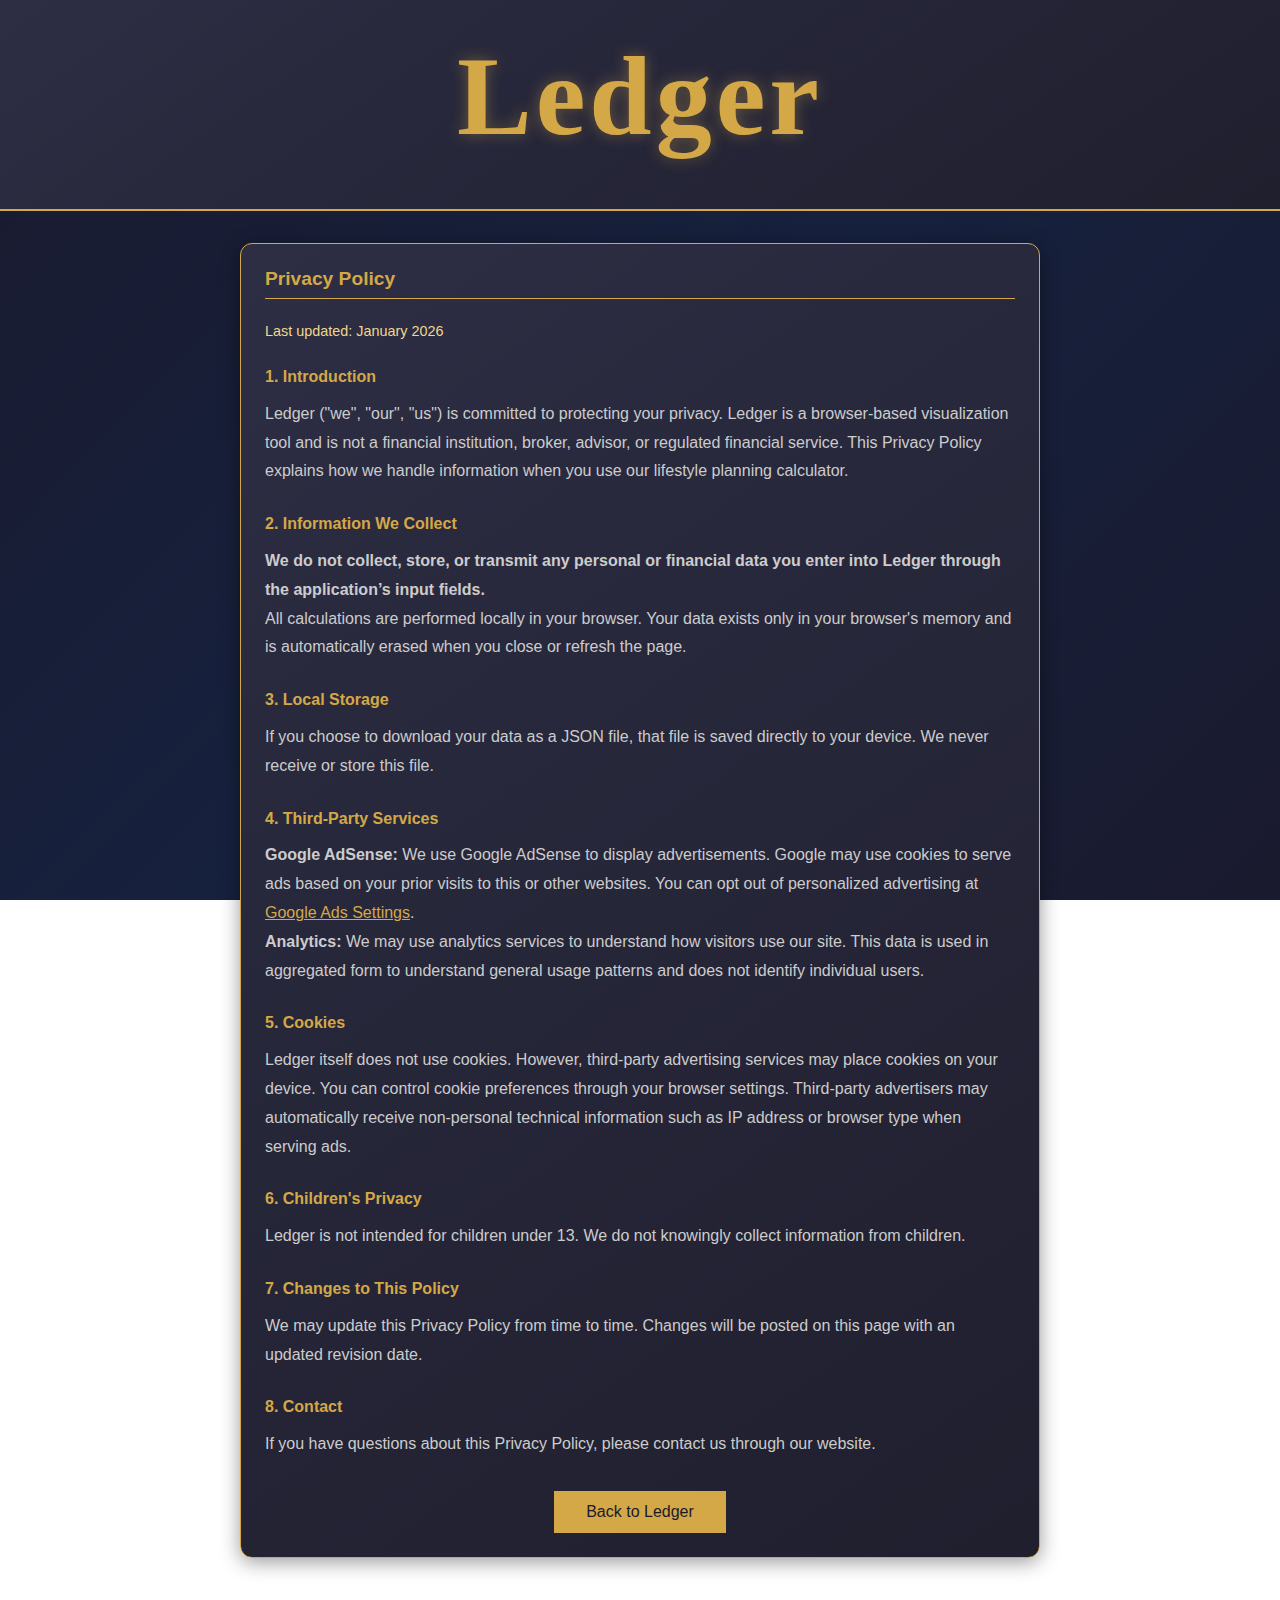
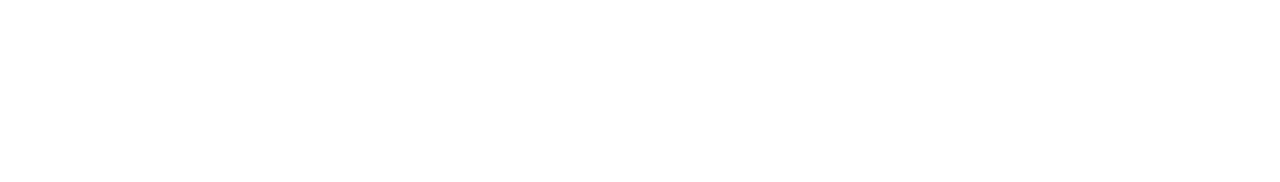
<file: privacy.html>
<!DOCTYPE html>
<html lang="en">
<head>
    <meta charset="UTF-8">
    <meta name="viewport" content="width=device-width, initial-scale=1.0">
    <title>Privacy Policy - Ledger</title>
    <link rel="icon" type="image/svg+xml" href="data:image/svg+xml,<svg xmlns='http://www.w3.org/2000/svg' viewBox='0 0 100 100'><rect width='100' height='100' rx='10' fill='%23d4af37'/><text x='50' y='68' font-size='50' text-anchor='middle' fill='%23222'>L</text></svg>">
    <link rel="stylesheet" href="css/styles.css">
    <script async src="https://pagead2.googlesyndication.com/pagead/js/adsbygoogle.js?client=ca-pub-5586174346403391"
     crossorigin="anonymous"></script>
</head>
<body>
    <header>
        <h1><a href="index.html" style="color: inherit; text-decoration: none;">Ledger</a></h1>
    </header>

    <main class="container">
        <section class="card">
            <h3>Privacy Policy</h3>
            <p class="note">Last updated: January 2026</p>

            <div style="line-height: 1.8; color: #ccc;">
                <h4 style="color: var(--gold); margin: 1.5rem 0 0.5rem;">1. Introduction</h4>
                <p>Ledger ("we", "our", "us") is committed to protecting your privacy. Ledger is a browser-based visualization tool and is not a financial institution, broker, advisor, or regulated financial service. This Privacy Policy explains how we handle information when you use our lifestyle planning calculator.</p>

                <h4 style="color: var(--gold); margin: 1.5rem 0 0.5rem;">2. Information We Collect</h4>
                <p><strong>We do not collect, store, or transmit any personal or financial data you enter into Ledger through the application’s input fields.</strong></p>
                <p>All calculations are performed locally in your browser. Your data exists only in your browser's memory and is automatically erased when you close or refresh the page.</p>

                <h4 style="color: var(--gold); margin: 1.5rem 0 0.5rem;">3. Local Storage</h4>
                <p>If you choose to download your data as a JSON file, that file is saved directly to your device. We never receive or store this file.</p>

                <h4 style="color: var(--gold); margin: 1.5rem 0 0.5rem;">4. Third-Party Services</h4>
                <p><strong>Google AdSense:</strong> We use Google AdSense to display advertisements. Google may use cookies to serve ads based on your prior visits to this or other websites. You can opt out of personalized advertising at <a href="https://www.google.com/settings/ads" style="color: var(--gold);">Google Ads Settings</a>.</p>
                <p><strong>Analytics:</strong> We may use analytics services to understand how visitors use our site. This data is used in aggregated form to understand general usage patterns and does not identify individual users.</p>

                <h4 style="color: var(--gold); margin: 1.5rem 0 0.5rem;">5. Cookies</h4>
                <p>Ledger itself does not use cookies. However, third-party advertising services may place cookies on your device. You can control cookie preferences through your browser settings. Third-party advertisers may automatically receive non-personal technical information such as IP address or browser type when serving ads.</p>

                <h4 style="color: var(--gold); margin: 1.5rem 0 0.5rem;">6. Children's Privacy</h4>
                <p>Ledger is not intended for children under 13. We do not knowingly collect information from children.</p>

                <h4 style="color: var(--gold); margin: 1.5rem 0 0.5rem;">7. Changes to This Policy</h4>
                <p>We may update this Privacy Policy from time to time. Changes will be posted on this page with an updated revision date.</p>

                <h4 style="color: var(--gold); margin: 1.5rem 0 0.5rem;">8. Contact</h4>
                <p>If you have questions about this Privacy Policy, please contact us through our website.</p>
            </div>

            <div style="margin-top: 2rem; text-align: center;">
                <a href="index.html" class="btn-primary" style="display: inline-block; padding: 0.75rem 2rem; text-decoration: none;">Back to Ledger</a>
            </div>
        </section>
    </main>
</body>
</html>
</file>
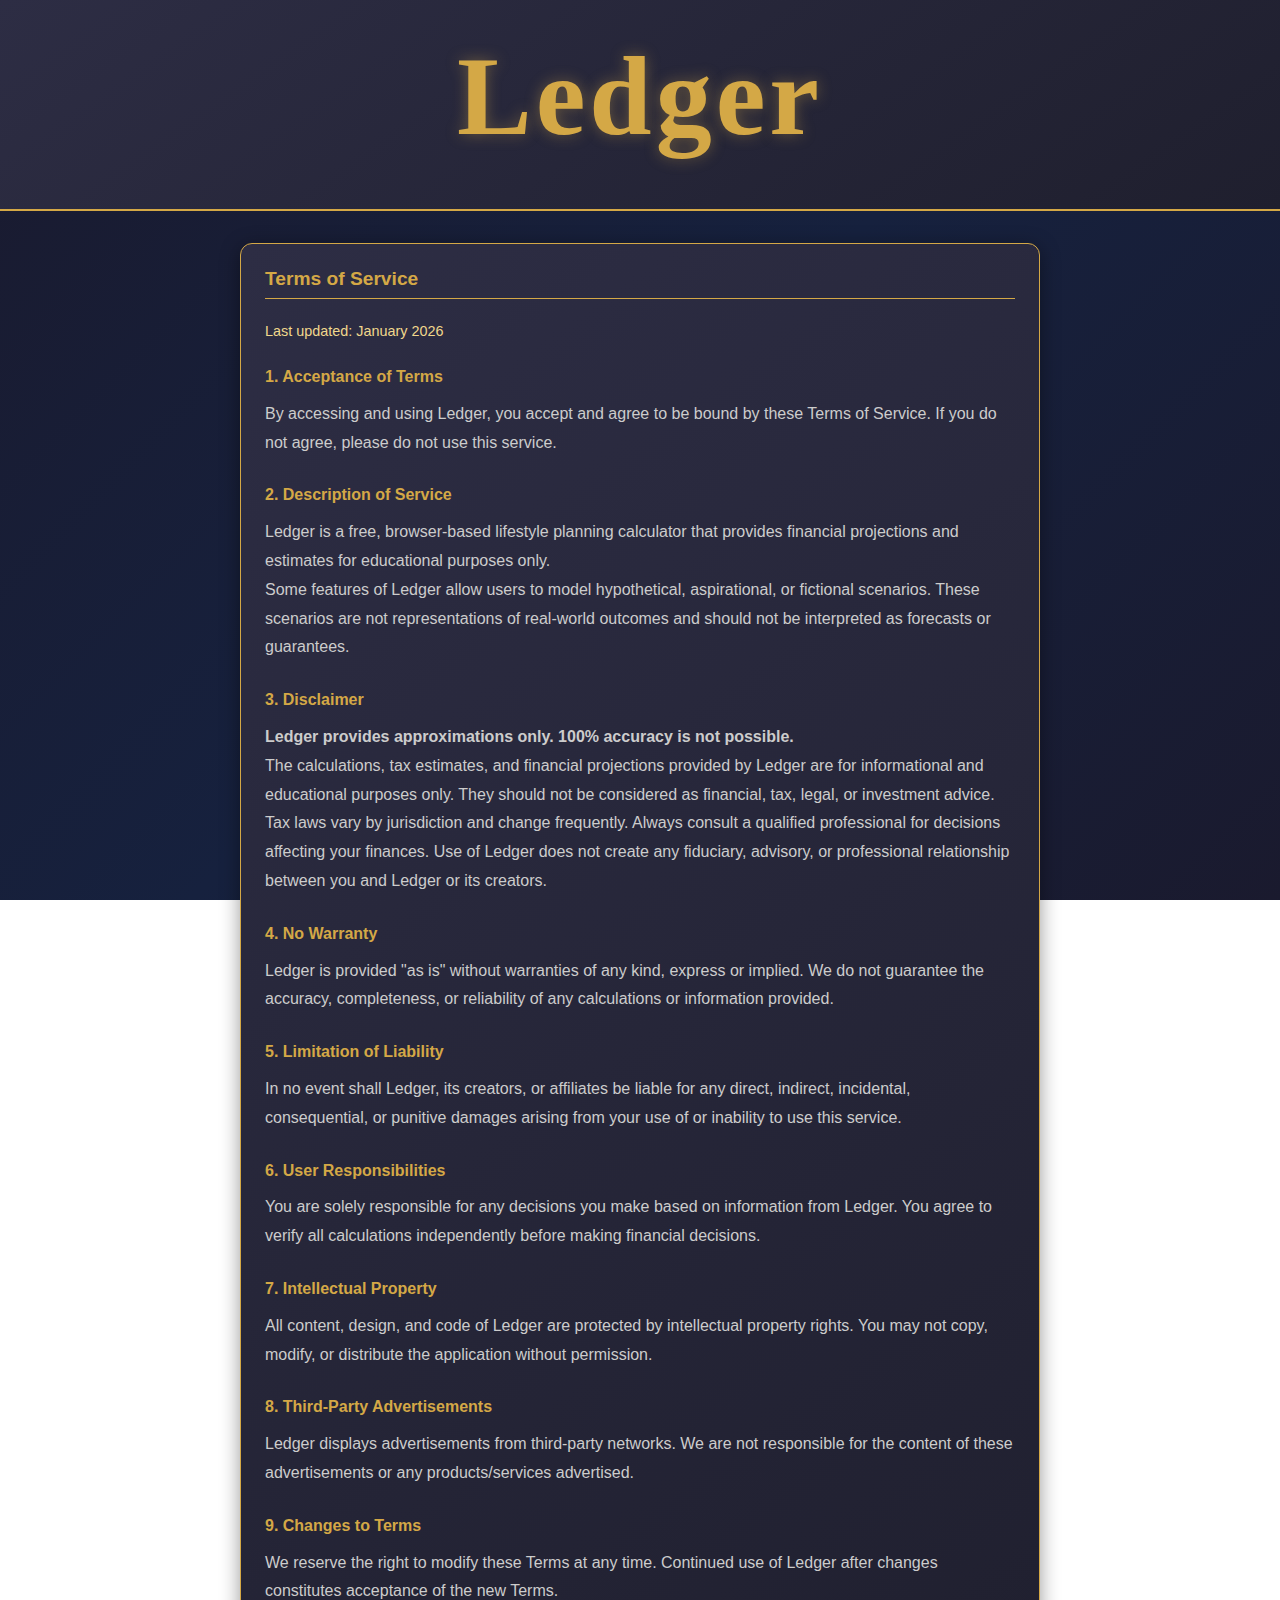
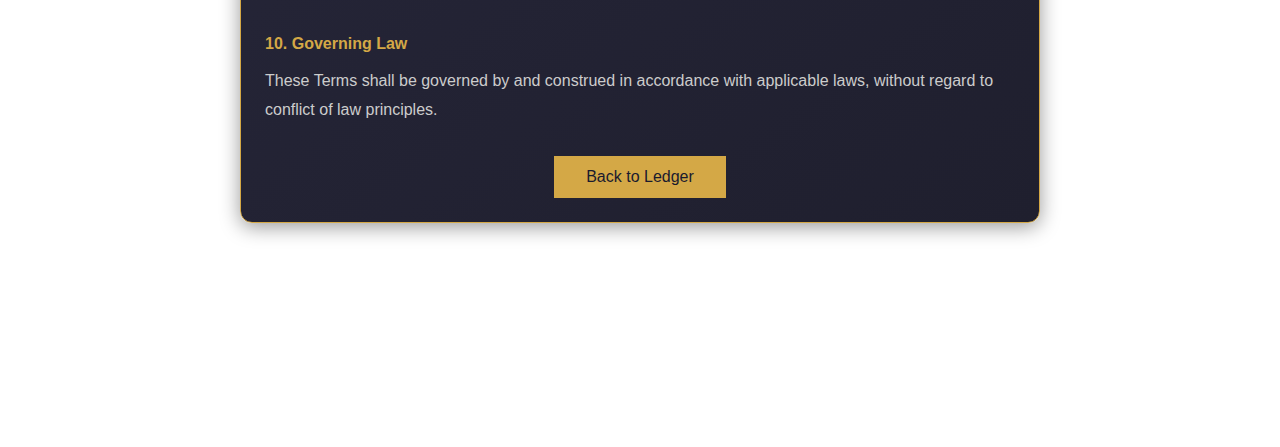
<file: terms.html>
<!DOCTYPE html>
<html lang="en">
<head>
    <meta charset="UTF-8">
    <meta name="viewport" content="width=device-width, initial-scale=1.0">
    <title>Terms of Service - Ledger</title>
    <link rel="icon" type="image/svg+xml" href="data:image/svg+xml,<svg xmlns='http://www.w3.org/2000/svg' viewBox='0 0 100 100'><rect width='100' height='100' rx='10' fill='%23d4af37'/><text x='50' y='68' font-size='50' text-anchor='middle' fill='%23222'>L</text></svg>">
    <link rel="stylesheet" href="css/styles.css">
    <script async src="https://pagead2.googlesyndication.com/pagead/js/adsbygoogle.js?client=ca-pub-5586174346403391"
     crossorigin="anonymous"></script>
</head>
<body>
    <header>
        <h1><a href="index.html" style="color: inherit; text-decoration: none;">Ledger</a></h1>
    </header>

    <main class="container">
        <section class="card">
            <h3>Terms of Service</h3>
            <p class="note">Last updated: January 2026</p>

            <div style="line-height: 1.8; color: #ccc;">
                <h4 style="color: var(--gold); margin: 1.5rem 0 0.5rem;">1. Acceptance of Terms</h4>
                <p>By accessing and using Ledger, you accept and agree to be bound by these Terms of Service. If you do not agree, please do not use this service.</p>

                <h4 style="color: var(--gold); margin: 1.5rem 0 0.5rem;">2. Description of Service</h4>
                <p>Ledger is a free, browser-based lifestyle planning calculator that provides financial projections and estimates for educational purposes only.</p>
                <p>Some features of Ledger allow users to model hypothetical, aspirational, or fictional scenarios. These scenarios are not representations of real-world outcomes and should not be interpreted as forecasts or guarantees.</p>

                <h4 style="color: var(--gold); margin: 1.5rem 0 0.5rem;">3. Disclaimer</h4>
                <p><strong>Ledger provides approximations only. 100% accuracy is not possible.</strong></p>
                <p>The calculations, tax estimates, and financial projections provided by Ledger are for informational and educational purposes only. They should not be considered as financial, tax, legal, or investment advice.</p>
                <p>Tax laws vary by jurisdiction and change frequently. Always consult a qualified professional for decisions affecting your finances. Use of Ledger does not create any fiduciary, advisory, or professional relationship between you and Ledger or its creators.</p>

                <h4 style="color: var(--gold); margin: 1.5rem 0 0.5rem;">4. No Warranty</h4>
                <p>Ledger is provided "as is" without warranties of any kind, express or implied. We do not guarantee the accuracy, completeness, or reliability of any calculations or information provided.</p>

                <h4 style="color: var(--gold); margin: 1.5rem 0 0.5rem;">5. Limitation of Liability</h4>
                <p>In no event shall Ledger, its creators, or affiliates be liable for any direct, indirect, incidental, consequential, or punitive damages arising from your use of or inability to use this service.</p>

                <h4 style="color: var(--gold); margin: 1.5rem 0 0.5rem;">6. User Responsibilities</h4>
                <p>You are solely responsible for any decisions you make based on information from Ledger. You agree to verify all calculations independently before making financial decisions.</p>

                <h4 style="color: var(--gold); margin: 1.5rem 0 0.5rem;">7. Intellectual Property</h4>
                <p>All content, design, and code of Ledger are protected by intellectual property rights. You may not copy, modify, or distribute the application without permission.</p>

                <h4 style="color: var(--gold); margin: 1.5rem 0 0.5rem;">8. Third-Party Advertisements</h4>
                <p>Ledger displays advertisements from third-party networks. We are not responsible for the content of these advertisements or any products/services advertised.</p>

                <h4 style="color: var(--gold); margin: 1.5rem 0 0.5rem;">9. Changes to Terms</h4>
                <p>We reserve the right to modify these Terms at any time. Continued use of Ledger after changes constitutes acceptance of the new Terms.</p>

                <h4 style="color: var(--gold); margin: 1.5rem 0 0.5rem;">10. Governing Law</h4>
                <p>These Terms shall be governed by and construed in accordance with applicable laws, without regard to conflict of law principles.</p>
            </div>

            <div style="margin-top: 2rem; text-align: center;">
                <a href="index.html" class="btn-primary" style="display: inline-block; padding: 0.75rem 2rem; text-decoration: none;">Back to Ledger</a>
            </div>
        </section>
    </main>
</body>
</html>
</file>
<file: css/styles.css>
:root {
    --primary: #d4a846;
    --primary-dark: #b8922e;
    --secondary: #8b7355;
    --success: #4ade80;
    --bg-body: linear-gradient(135deg, #1a1a2e 0%, #16213e 50%, #1a1a2e 100%);
    --bg-card: linear-gradient(145deg, #2d2d44 0%, #1f1f2e 100%);
    --bg-card-solid: #252538;
    --text-main: #ffffff;
    --text-muted: #d4a846;
    --border: #d4a846;
    --gold: #d4a846;
    --gold-light: #f0d78c;
}

/* Base Setup */
html { font-size: 100%; box-sizing: border-box; }
*, *:before, *:after { box-sizing: inherit; margin: 0; padding: 0; }
body { background: var(--bg-body); background-attachment: fixed; color: var(--text-main); font-family: -apple-system, BlinkMacSystemFont, "Segoe UI", Roboto, sans-serif; padding-bottom: 10rem; min-height: 100vh; }

/* Fluid Header */
header { width: 100%; padding: 2rem 5%; background: var(--bg-card); border-bottom: 2px solid var(--gold); text-align: center; display: flex; flex-direction: column; align-items: center; }
header h1 { font-size: 7rem; margin-bottom: 1rem; color: var(--gold); text-shadow: 0 0 15px rgba(212, 168, 70, 0.4); letter-spacing: 0.25rem; font-weight: 700; font-family: 'Libre Baskeville', serif; }
.subheader-container { display: flex; justify-content: center; align-items: center; flex-wrap: wrap; gap: 2rem; width: 100%; max-width: 1200px; margin-inline: auto; }
.subheader-container h2 { font-size: 1.25rem; font-weight: 400; color: var(--gold-light); flex: 1 1 auto; min-width: 200px; text-align: center; }
.ad-container { flex: 0 0 160px; min-height: 90px; background: linear-gradient(145deg, #3d3d54 0%, #2a2a3e 100%); display: flex; align-items: center; justify-content: center; font-size: 0.8rem; color: var(--gold); border: 1px solid var(--gold); border-radius: 0.5rem; overflow: hidden; }
.ad-container ins { display: block !important; width: 160px; height: 90px; }

/* Fluid Main Container */
.container { width: 90%; max-width: 800px; margin-inline: auto; margin-top: 2rem; margin-bottom: 2rem; display: flex; flex-direction: column; align-items: center; }

/* Cards */
.card { background: var(--bg-card); width: 100%; padding: 3%; border-radius: 0.75rem; box-shadow: 0 4px 20px rgba(0,0,0,0.4); margin-bottom: 2rem; border: 1px solid var(--gold); }
.card h3 { font-size: 1.2rem; margin-bottom: 1.5rem; padding-bottom: 0.5rem; border-bottom: 1px solid var(--gold); color: var(--gold); }
.privacy-notice { text-align: center; color: var(--gold-light); font-size: 0.9rem; margin-bottom: 1rem; font-style: italic; }
.note { font-size: 0.9rem; color: var(--gold-light); margin-bottom: 0.5rem; }

/* Inputs & Sliders */
.input-group, .slider-group { width: 100%; margin-bottom: 1.5rem; }
label { display: block; margin-bottom: 0.5rem; font-size: 1rem; font-weight: 500; color: var(--text-main); }
input, select { width: 100%; padding: 0.75rem; font-size: 1rem; border: 1px solid var(--gold); border-radius: 0.375rem; background: #1a1a2e; color: var(--text-main); }
input:focus, select:focus { outline: none; border-color: var(--gold-light); box-shadow: 0 0 8px rgba(212, 168, 70, 0.3); }

.slider-row { display: flex; flex-wrap: wrap; gap: 1rem; align-items: center; }
.slider-row input[type="range"] { flex: 1 1 70%; cursor: pointer; accent-color: var(--gold); }
.slider-row input[type="number"] { flex: 1 1 20%; min-width: 80px; padding: 0.5rem; }

/* Drag & Drop */
.drop-zone { width: 100%; border: 0.15rem dashed var(--gold); padding: 4rem 2rem; text-align: center; border-radius: 0.5rem; color: var(--gold-light); cursor: pointer; transition: background 0.2s; background: rgba(212, 168, 70, 0.05); }
.drop-zone:hover { background: rgba(212, 168, 70, 0.15); }

/* Time Preference Buttons */
.time-btn-grid { display: flex; flex-wrap: wrap; gap: 0.75rem; }
.time-btn { flex: 1 0 14%; min-width: 90px; padding: 0.75rem 0.5rem; font-size: 0.9rem; font-weight: 600; background: transparent; border: 2px solid var(--gold); color: var(--gold); border-radius: 0.5rem; cursor: pointer; transition: all 0.2s ease; margin-bottom: 0; }
.time-btn:hover { background: rgba(212, 168, 70, 0.2); }
.time-btn.selected { background: var(--gold); color: #1a1a2e; box-shadow: 0 0 15px rgba(212, 168, 70, 0.4); }

/* Checkbox Grid */
.checkbox-grid { display: flex; flex-wrap: wrap; gap: 1rem; }
.checkbox-grid label { flex: 1 0 14%; min-width: 100px; display: flex; align-items: center; gap: 0.5rem; font-size: 0.9rem; background: rgba(212, 168, 70, 0.1); padding: 0.5rem; border-radius: 0.25rem; border: 1px solid var(--gold); color: var(--text-main); }

/* Buttons */
button { width: 100%; padding: 1rem; font-size: 1rem; font-weight: 600; border-radius: 0.375rem; border: none; cursor: pointer; margin-bottom: 0.75rem; transition: all 0.2s ease; }
.btn-primary { background: var(--gold); color: #1a1a2e; }
.btn-primary:hover { background: var(--gold-light); box-shadow: 0 0 15px rgba(212, 168, 70, 0.4); }
.btn-secondary { background: var(--secondary); color: white; }
.btn-secondary:hover { background: #9d8566; }
.btn-success { background: var(--success); color: #1a1a2e; }
.btn-outline { background: transparent; border: 2px solid var(--gold); color: var(--gold); }
.btn-outline:hover { background: rgba(212, 168, 70, 0.2); }
.action-row { display: flex; flex-wrap: wrap; gap: 1rem; width: 100%; justify-content: center; margin-top: 1rem; }
.action-row button { flex: 1 1 45%; min-width: 250px; }

/* Dynamic Items */
.dynamic-item { background: linear-gradient(145deg, #2a2a3e 0%, #1e1e2e 100%); border-left: 0.3rem solid var(--gold); padding: 0; margin-bottom: 1rem; border-radius: 0 0.5rem 0.5rem 0; width: 100%; overflow: hidden; }
.item-header { display: flex; align-items: center; gap: 0.75rem; padding: 0.75rem 1rem; cursor: pointer; background: linear-gradient(90deg, rgba(212, 168, 70, 0.2) 0%, rgba(212, 168, 70, 0.05) 100%); user-select: none; }
.item-header:hover { background: linear-gradient(90deg, rgba(212, 168, 70, 0.3) 0%, rgba(212, 168, 70, 0.1) 100%); }
.item-toggle { font-weight: bold; font-size: 1.2rem; width: 1rem; text-align: center; color: var(--gold); }
.item-title { flex: 1; font-weight: 500; white-space: nowrap; overflow: hidden; text-overflow: ellipsis; color: var(--text-main); }
.item-content { padding: 1rem; }
.remove-btn { color: #ff6b6b; background: none; border: none; padding: 0.25rem 0.5rem; font-size: 0.8rem; text-decoration: underline; width: auto; margin: 0; }
.highlight-section { width: 100%; text-align: center; padding: 2rem; background: linear-gradient(145deg, rgba(212, 168, 70, 0.15) 0%, rgba(212, 168, 70, 0.05) 100%); border: 1px solid var(--gold); border-radius: 0.75rem; margin-bottom: 2rem; }
.highlight-section h2 { font-size: 2rem; color: var(--gold); }

/* Final Section Grid */
.final-grid { display: grid; grid-template-columns: repeat(auto-fit, minmax(200px, 1fr)); gap: 1rem; margin-bottom: 2rem; width: 100%; }
.final-box { padding: 1rem; border-radius: 8px; border: 1px solid; }
.cash-box { background: linear-gradient(145deg, rgba(74, 222, 128, 0.15) 0%, rgba(74, 222, 128, 0.05) 100%); border-color: #4ade80; }
.asset-box { background: linear-gradient(145deg, rgba(96, 165, 250, 0.15) 0%, rgba(96, 165, 250, 0.05) 100%); border-color: #60a5fa; }
.worth-box { background: linear-gradient(145deg, rgba(192, 132, 252, 0.15) 0%, rgba(192, 132, 252, 0.05) 100%); border-color: #c084fc; }
.box-label { font-size: 0.9rem; font-weight: bold; }
.box-value { font-size: 1.5rem; font-weight: 800; margin: 0.5rem 0; word-break: break-all; }
.box-sub { font-size: 0.8rem; color: var(--gold-light); }
.text-green { color: #4ade80; } .text-green-dark { color: #22c55e; }
.text-blue { color: #60a5fa; } .text-blue-dark { color: #3b82f6; }
.text-purple { color: #c084fc; } .text-purple-dark { color: #a855f7; }

/* Benchmarking */
.benchmark-box { background: var(--bg-card); border: 2px solid var(--gold); padding: 1.5rem; border-radius: 0.75rem; width: 100%; margin-top: 2rem; }
.benchmark-box h3 { color: var(--gold); margin-bottom: 1rem; text-align: center; }
.ranking-grid { display: flex; flex-wrap: wrap; gap: 2rem; justify-content: center; }
.ranking-section { flex: 1 1 45%; min-width: 200px; background: rgba(212, 168, 70, 0.05); padding: 1rem; border-radius: 0.5rem; border: 1px solid rgba(212, 168, 70, 0.2); }
.ranking-section h4 { color: var(--gold); font-size: 0.95rem; margin-bottom: 0.75rem; text-align: center; border-bottom: 1px solid var(--gold); padding-bottom: 0.5rem; }
.ranking-row { display: flex; justify-content: space-between; align-items: center; padding: 0.4rem 0; }
.ranking-label { color: var(--text-main); font-size: 0.85rem; }
.ranking-value { color: var(--gold); font-weight: bold; font-size: 0.9rem; }
#reality-context-display { font-size: 0.9rem; color: var(--gold-light); font-style: italic; margin-top: 0.5rem; text-align: center; }

/* Detailed Worth Breakdown */
.worth-breakdown-grid { display: flex; flex-wrap: wrap; gap: 1rem; justify-content: center; }
.worth-item { flex: 1 1 30%; min-width: 200px; text-align: center; padding: 1rem; background: rgba(168, 85, 247, 0.1); border-radius: 0.5rem; border: 1px solid rgba(168, 85, 247, 0.3); }
.worth-label { display: block; font-size: 0.9rem; color: var(--text-main); margin-bottom: 0.5rem; }
.worth-value { display: block; font-size: 1.25rem; font-weight: bold; color: var(--gold); }
.worth-note { display: block; font-size: 0.75rem; color: var(--gold-light); margin-top: 0.25rem; }

.percentile-context { font-size: 0.95rem; color: var(--text-main); line-height: 1.6; }
.percentile-highlight { color: var(--gold); font-weight: bold; }

.tier-grid { display: grid; grid-template-columns: repeat(auto-fit, minmax(120px, 1fr)); gap: 0.75rem; margin-top: 0.75rem; }
.tier-item { text-align: center; padding: 0.75rem; background: rgba(212, 168, 70, 0.08); border-radius: 0.5rem; border: 1px solid rgba(212, 168, 70, 0.2); }
.tier-label { display: block; font-size: 0.75rem; color: var(--gold-light); margin-bottom: 0.25rem; }
.tier-value { display: block; font-size: 0.9rem; font-weight: bold; color: var(--gold); }

/* Toggle Switch (Pill Design) */
.toggle-row { display: flex; align-items: center; gap: 1rem; margin-bottom: 1rem; }
.toggle-group { display: flex; align-items: center; gap: 0.75rem; margin-bottom: 1rem; }
.toggle-group span { font-size: 0.9rem; color: var(--text-main); }

.switch, .toggle-switch { position: relative; display: inline-block; width: 44px; height: 24px; flex-shrink: 0; }
.switch input, .toggle-switch input { opacity: 0; width: 0; height: 0; }
.slider, .toggle-slider { position: absolute; cursor: pointer; top: 0; left: 0; right: 0; bottom: 0; background-color: #444; transition: .3s; border-radius: 24px; }
.slider:before, .toggle-slider:before { position: absolute; content: ""; height: 18px; width: 18px; left: 3px; bottom: 3px; background-color: white; transition: .3s; border-radius: 50%; box-shadow: 0 2px 4px rgba(0,0,0,0.3); }
input:checked + .slider, input:checked + .toggle-slider { background-color: var(--gold); }
input:checked + .slider:before, input:checked + .toggle-slider:before { transform: translateX(20px); }

/* Frequency section styling */
.frequency-section { margin-left: 1rem; padding-left: 1rem; border-left: 2px solid var(--gold); margin-bottom: 1rem; }
.custom-frequency-input { margin-top: 0.5rem; }

/* Sticky Video Ad */
#video-ad-container { position: fixed; bottom: 2%; left: 2%; width: 25%; min-width: 280px; aspect-ratio: 16 / 9; background: #0a0a12; border: 2px solid var(--gold); box-shadow: 0 4px 20px rgba(0,0,0,0.5); z-index: 1000; display: flex; flex-direction: column; border-radius: 0.5rem; overflow: hidden; }
.video-header { background: linear-gradient(90deg, #2d2d44 0%, #1f1f2e 100%); color: var(--gold); padding: 0.5rem; display: flex; justify-content: space-between; font-size: 0.8rem; }
.video-content { flex-grow: 1; display: flex; align-items: center; justify-content: center; color: var(--gold-light); background: #0a0a12; }
#skip-ad-btn { background: var(--gold); color: #1a1a2e; padding: 0.25rem 0.5rem; border-radius: 0.25rem; width: auto; margin: 0; }
#skip-ad-btn:disabled { opacity: 0.5; cursor: not-allowed; background: #666; color: #999; }

/* Status Stack (Gamification) - Enlarged */
#status-stack-container { position: fixed; bottom: 3%; right: 3%; width: 15%; min-width: 150px; background: var(--bg-card); border: 2px solid var(--gold); border-radius: 1rem; box-shadow: 0 4px 20px rgba(0,0,0,0.4), 0 0 15px rgba(212, 168, 70, 0.2); display: flex; flex-direction: column; align-items: center; justify-content: center; padding: 1.25rem 0.75rem; z-index: 1000; transition: all 0.3s ease; cursor: pointer; }
#status-stack-container:hover { transform: scale(1.05); box-shadow: 0 6px 25px rgba(0,0,0,0.5), 0 0 20px rgba(212, 168, 70, 0.3); }
.status-item { font-size: 3.5rem; line-height: 1.1; transition: all 0.3s; }
#status-label { font-size: 1rem; font-weight: bold; color: var(--gold); margin-top: 10px; text-align: center; text-transform: uppercase; letter-spacing: 1px; }

/* Status Popup */
#status-popup { display: none; position: fixed; bottom: 3%; right: calc(3% + 14%); width: 280px; max-height: 70vh; background: var(--bg-card); border: 2px solid var(--gold); border-radius: 1rem; box-shadow: 0 4px 20px rgba(0,0,0,0.5); z-index: 1001; overflow-y: auto; padding: 1rem; }
#status-popup.visible { display: block; }
#status-popup h4 { color: var(--gold); margin-bottom: 1rem; text-align: center; border-bottom: 1px solid var(--gold); padding-bottom: 0.5rem; }
.status-list-item { display: flex; align-items: center; gap: 0.75rem; padding: 0.5rem; border-radius: 0.5rem; margin-bottom: 0.5rem; background: rgba(212, 168, 70, 0.05); }
.status-list-item.current { background: rgba(212, 168, 70, 0.2); border: 1px solid var(--gold); }
.status-list-item .status-emoji { font-size: 1.5rem; }
.status-list-item .status-info { flex: 1; }
.status-list-item .status-name { font-weight: 600; color: var(--text-main); font-size: 0.9rem; }
.status-list-item .status-threshold { font-size: 0.75rem; color: var(--gold-light); }

/* Modal */
.modal { display: none; position: fixed; z-index: 2000; left: 0; top: 0; width: 100%; height: 100%; background-color: rgba(0,0,0,0.85); overflow-y: auto; }
.modal-content { background: var(--bg-card); margin: 3% auto; padding: 2rem; border-radius: 0.75rem; width: 90%; max-width: 900px; position: relative; display: flex; flex-direction: column; border: 2px solid var(--gold); }
.modal-content h2 { color: var(--gold); margin-bottom: 1.5rem; text-align: center; }
.chart-container { position: relative; flex-grow: 1; width: 100%; min-height: 400px; }
.close-modal { position: absolute; right: 1rem; top: 1rem; font-size: 2rem; font-weight: bold; cursor: pointer; color: var(--gold); line-height: 1; z-index: 10; padding: 0.5rem; }
.close-modal:hover { color: var(--gold-light); }
.modal-nav { display: flex; justify-content: center; gap: 1rem; margin-top: 1.5rem; width: 100%; flex-wrap: wrap; }

/* Receipt Modal */
.receipt-content { max-height: 90vh; }
.receipt-body { flex-grow: 1; overflow-y: auto; padding: 1rem; background: rgba(0,0,0,0.2); border-radius: 0.5rem; border: 1px solid var(--gold); }
.receipt-section { margin-bottom: 1.5rem; }
.receipt-section h3 { color: var(--gold); font-size: 1rem; margin-bottom: 0.75rem; border-bottom: 1px solid var(--gold); padding-bottom: 0.5rem; }
.receipt-item { display: flex; justify-content: space-between; padding: 0.5rem 0; border-bottom: 1px dashed rgba(212, 168, 70, 0.3); }
.receipt-item:last-child { border-bottom: none; }
.receipt-item .label { color: var(--text-main); }
.receipt-item .value { color: var(--gold-light); font-weight: 600; }
.receipt-reality-item { background: rgba(212, 168, 70, 0.08); padding: 1rem; margin-bottom: 0.75rem; border-radius: 0.5rem; border-left: 3px solid var(--gold); }
.receipt-reality-item .reality-statement { font-size: 1rem; margin-bottom: 0.5rem; line-height: 1.5; }
.receipt-reality-item .reality-detail { font-size: 0.85rem; color: var(--gold-light); }
.receipt-reality-combined { background: rgba(168, 85, 247, 0.1); padding: 1rem; margin-top: 1rem; border-radius: 0.5rem; border: 1px solid rgba(168, 85, 247, 0.3); }
.text-gold { color: var(--gold); }
.receipt-total { font-size: 1.2rem; padding: 1rem; background: rgba(212, 168, 70, 0.1); border-radius: 0.5rem; margin-top: 1rem; }

/* Lifestyle Modal */
.lifestyle-content { max-height: 90vh; }
.lifestyle-body { flex-grow: 1; overflow-y: auto; padding: 1rem; }
.lifestyle-period { background: rgba(0,0,0,0.2); border-radius: 0.5rem; border: 1px solid var(--gold); padding: 1rem; margin-bottom: 1rem; }
.lifestyle-period h4 { color: var(--gold); margin-bottom: 1rem; }
.lifestyle-row { display: flex; justify-content: space-between; padding: 0.5rem 0; }
.lifestyle-row .label { color: var(--text-main); }
.lifestyle-row .value { color: var(--gold-light); font-weight: 600; }

/* Animation */
@keyframes pulse { 0% { opacity: 0.8; } 50% { opacity: 1; } 100% { opacity: 0.8; } }
#inflation-readout { animation: pulse 2s infinite; font-style: italic; color: #ff6b6b; }

/* Scrollbar Styling */
::-webkit-scrollbar { width: 8px; }
::-webkit-scrollbar-track { background: #1a1a2e; }
::-webkit-scrollbar-thumb { background: var(--gold); border-radius: 4px; }
::-webkit-scrollbar-thumb:hover { background: var(--gold-light); }
</file>
